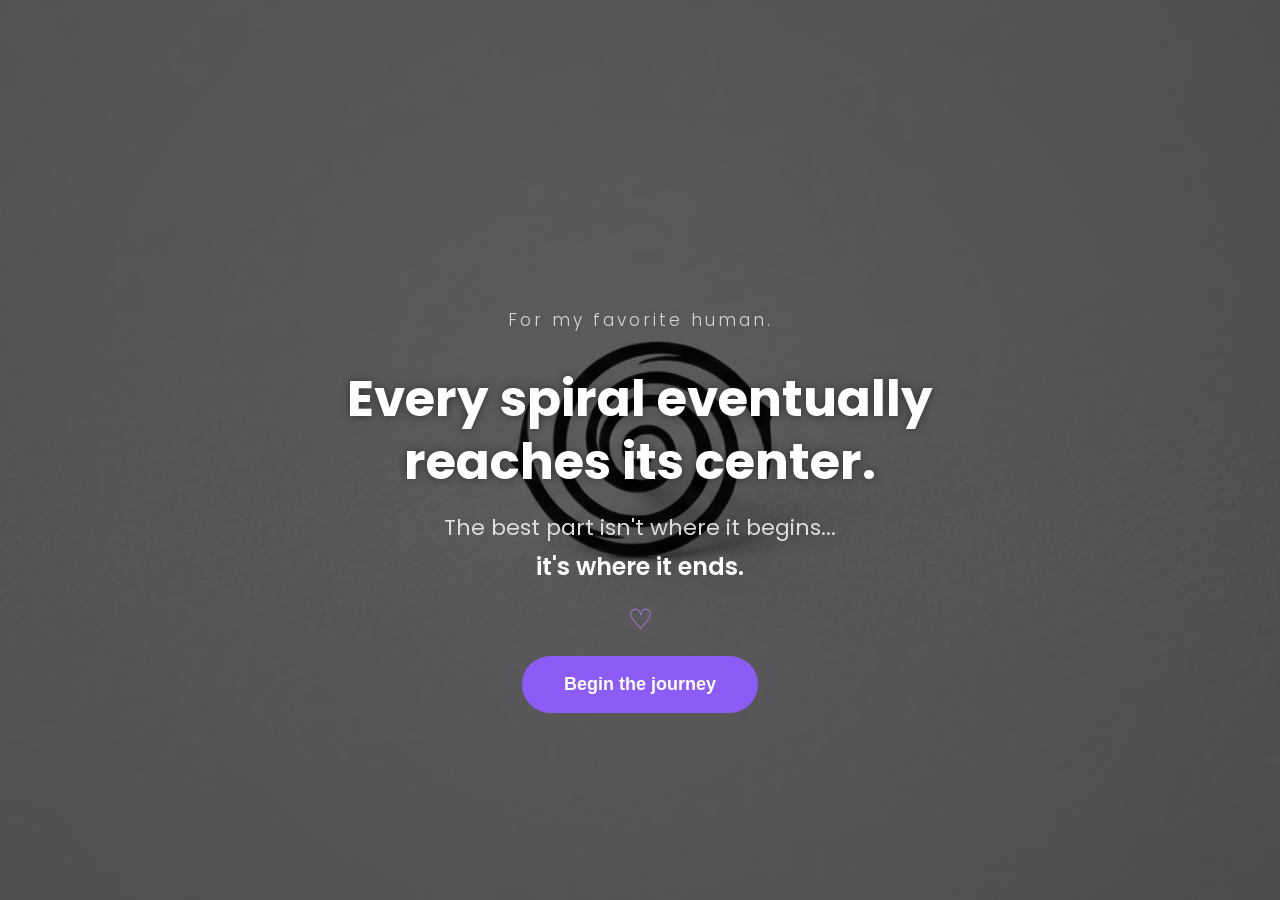
<file: index.html>
<!DOCTYPE html>
<html lang="en">

<head>

    <meta charset="UTF-8">
    <meta name="viewport" content="width=device-width, initial-scale=1.0">

    <title>For You 💜</title>

    <link rel="stylesheet" href="style.css">

</head>

<body>

    <div class="spiral"></div>
    <div class="overlay"></div>

    <div class="container">

        <p class="intro">For my favorite human.</p>

<h1>Every spiral eventually reaches its center.</h1>

<p class="line1">The best part isn't where it begins...</p>

<p class="line2">it's where it ends.</p>

<p class="heart">♡</p>

    
        <a href="findme.html">
    <button>Begin the journey</button>
</a>

    </div>

</body>

</html>
</file>
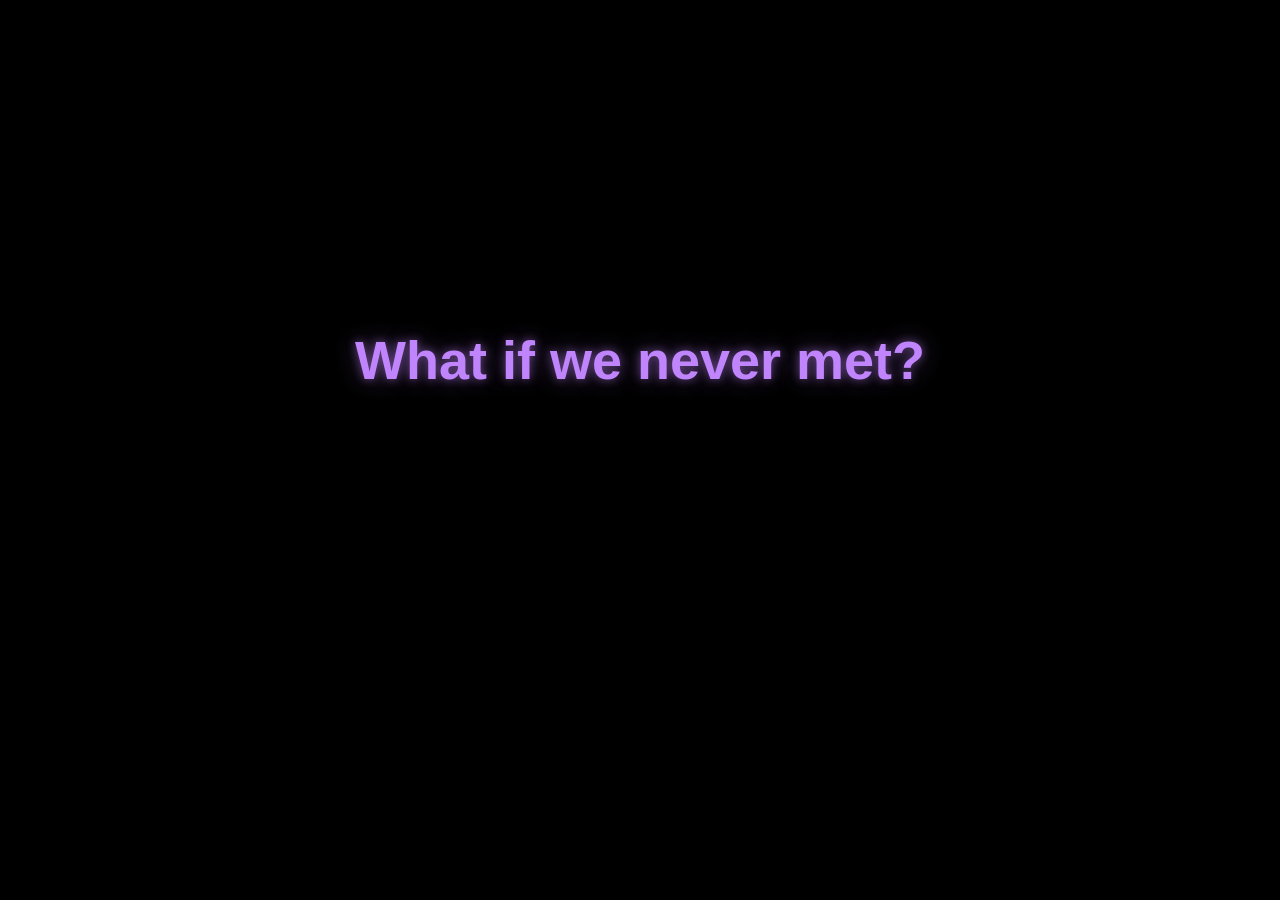
<file: alternate.html>
<!DOCTYPE html>
<html lang="en">

<head>

    <meta charset="UTF-8">

    <meta name="viewport" content="width=device-width, initial-scale=1.0">

    <title>Alternate Timeline</title>

    <link rel="stylesheet" href="alternate.css">

</head>

<body>

    <div id="main">

        <h1 id="title"></h1>

        <div id="status"></div>

        <div id="loadingSection" class="hidden">

            <p id="loadingText"></p>

            <div class="progressBar">

                <div id="progress"></div>

            </div>

        </div>

    </div>


    <div id="ending" class="hidden">

        <p class="endingText">

            <span id="line1"></span><br><br>

            <span id="line2"></span><br><br>

            <span id="line3"></span>

        </p>

        <a href="reasons.html">

            <button id="continueBtn">Click Click  →</button>

        </a>

    </div>

<script src="alternate.js"></script>

</body>

</html>
</file>
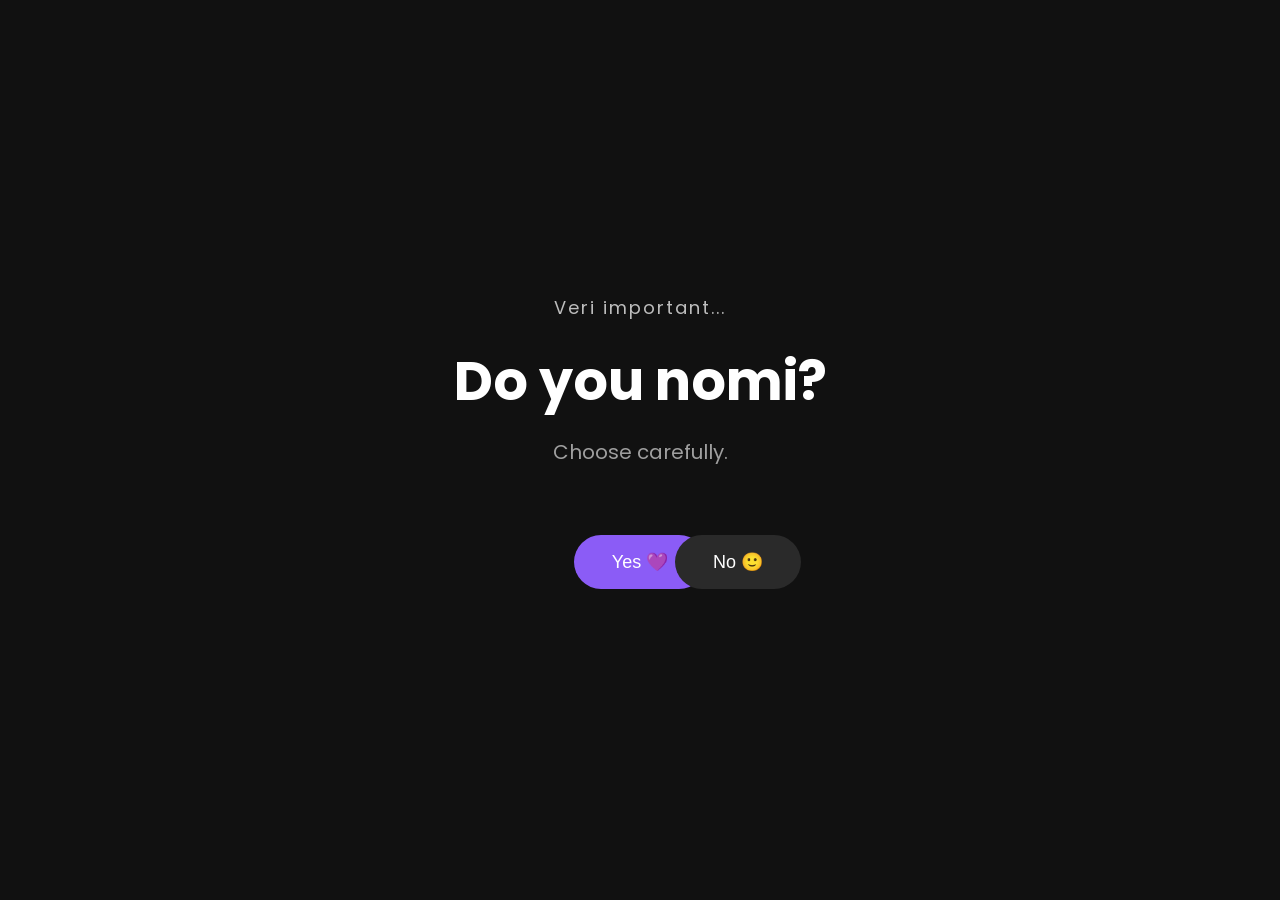
<file: choice.html>
<!DOCTYPE html>
<html lang="en">

<head>

    <meta charset="UTF-8">

    <meta name="viewport" content="width=device-width, initial-scale=1.0">

    <title>One Last Question 💜</title>

    <link rel="stylesheet" href="choice.css">

</head>

<body>

<div class="container">

    <p class="small">Veri important...</p>

    <h1 id="title">Do you nomi?</h1>

    <p id="subtitle">Choose carefully.</p>

    <div class="buttons" id="buttons">

        <button id="yesBtn">Yes 💜</button>

        <button id="noBtn">No 🙂</button>

    </div>

</div>

<div id="resultScreen">

    <h1 id="resultTitle"></h1>

    <p id="resultText"></p>

    <a href="final.html">

        <button id="continueBtn">Continue</button>

    </a>

</div>

<script src="choice.js"></script>

</body>

</html>
</file>
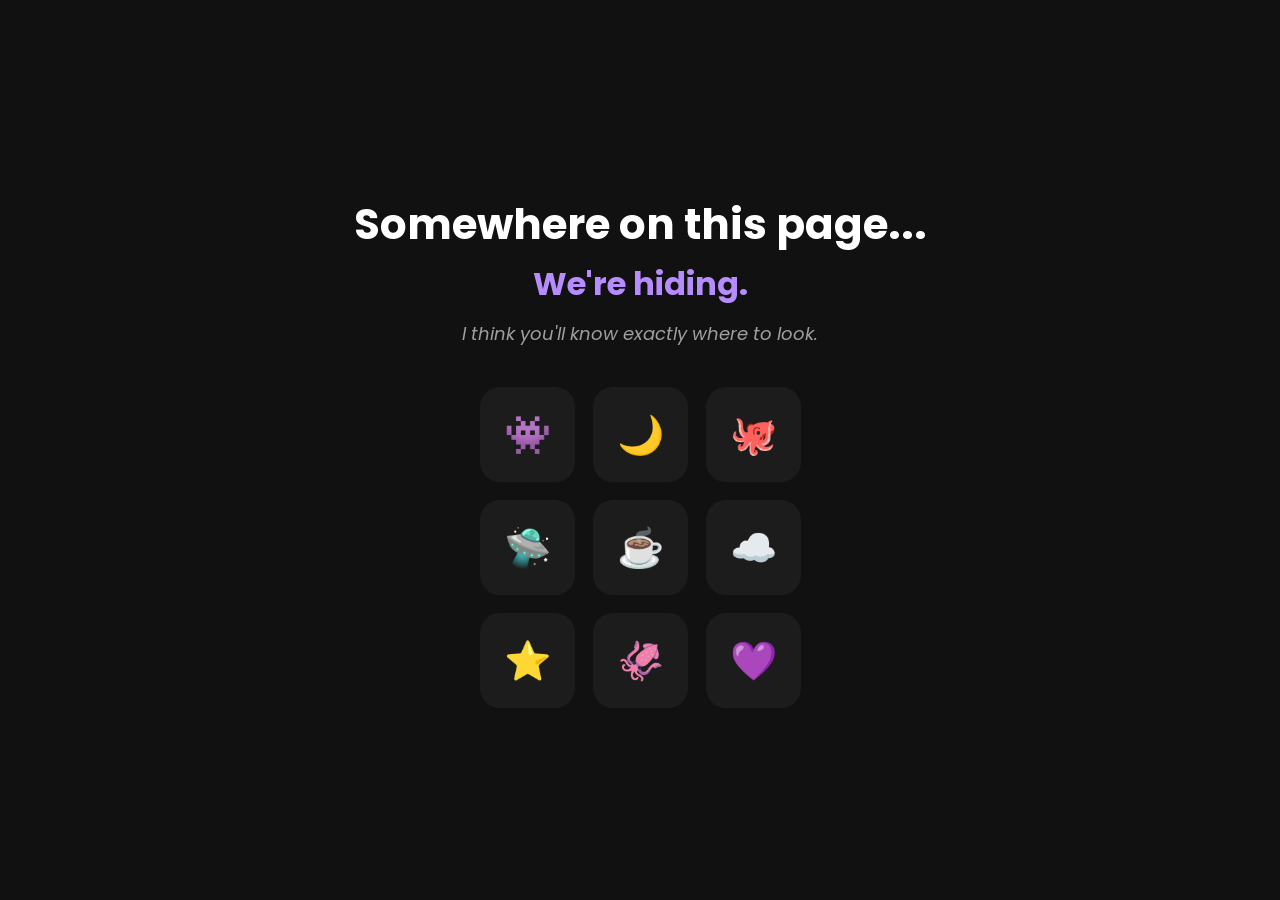
<file: findme.html>
<!DOCTYPE html>
<html lang="en">

<head>

<meta charset="UTF-8">
<meta name="viewport" content="width=device-width, initial-scale=1.0">

<title>Find Me 💜</title>

<link rel="stylesheet" href="findme.css">

</head>

<body>

<div class="container">



<h1>Somewhere on this page...</h1>

<h2>We're hiding.</h2>

<p class="hint">I think you'll know exactly where to look.</p>

<div class="grid">

<div class="item wrong">👾</div>
<div class="item wrong">🌙</div>
<div class="item wrong">🐙</div>

<div class="item wrong">🛸</div>
<div class="item wrong">☕</div>
<div class="item elf" id="elf">☁️</div>

<div class="item wrong">⭐</div>
<div class="item wrong">🦑</div>
<div class="item wrong">💜</div>

</div>

</div>

<div id="overlay">

<img src="images/Us.png" class="overlayPhoto">

<h1>You found us.</h1>

<p>I knew you would. 💜</p>

<a href="choice.html">
<button id="continueBtn">Continue</button>
</a>

</div>

<script src="findme.js"></script>

</body>

</html>
</file>
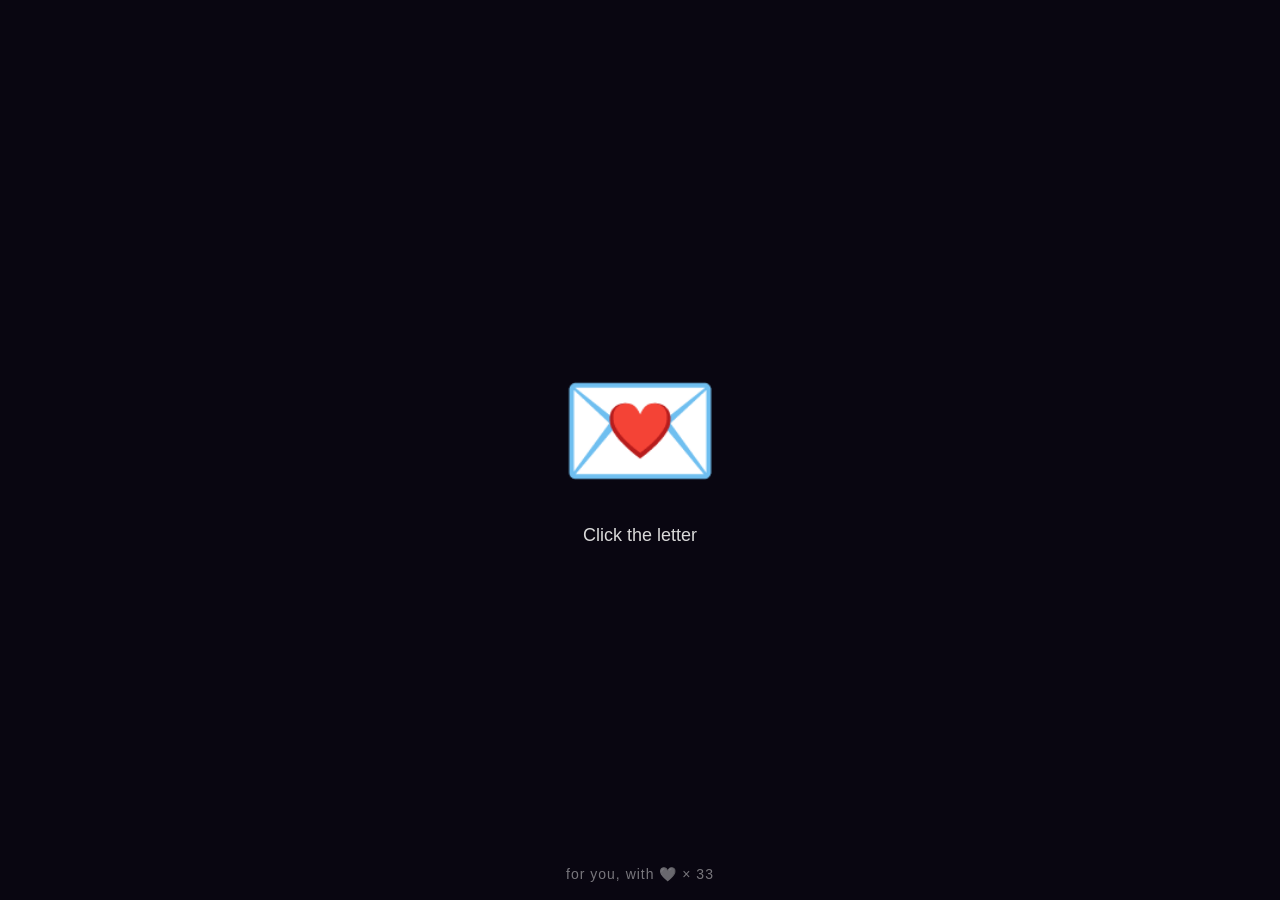
<file: last.html>
<!DOCTYPE html>
<html lang="en">

<head>

    <meta charset="UTF-8">
    <meta name="viewport" content="width=device-width, initial-scale=1.0">

    <title>Mission Complete 💜</title>

    <link rel="stylesheet" href="last.css">

</head>

<body>

<audio id="bgMusic" loop>
    <source src="music/PrettyLittleFears.m4a" type="audio/mp4">
</audio>
<div class="container">

    <!-- Envelope -->

    <div id="envelopeContainer">

        <div id="envelope">

            💌

        </div>

        <p class="clickText">
            Click the letter
        </p>

    </div>


    <!-- Letter -->

    <div id="letter" class="hidden">

        <div class="paper">

            <p id="letterText"></p>

        </div>

    </div>


    <!-- Small ending -->

    <div id="smallEnding" class="hidden">

        <p class="note">

            This website technically had no real ending because my favorite part is making new memories with you. 🤍

            <br><br>

            Hope you liked the journey.

        </p>

        <p id="psMessage"></p>

    </div>

</div>

<footer class="made-footer">
    for you, with 🤍 × 33
</footer>

<script src="last.js"></script>

</body>

</html>
</file>
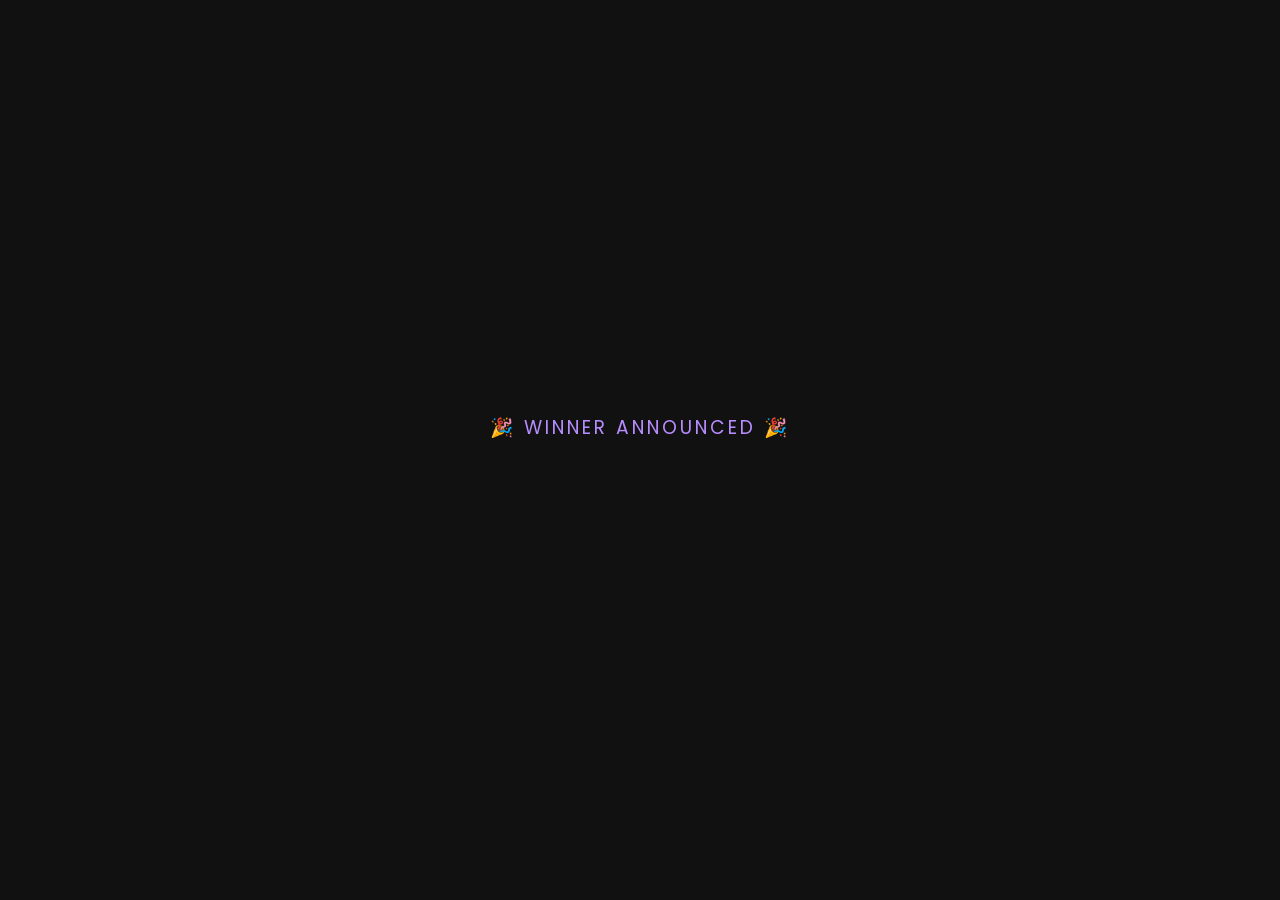
<file: prize.html>
<!DOCTYPE html>
<html lang="en">

<head>

    <meta charset="UTF-8">

    <meta name="viewport" content="width=device-width, initial-scale=1.0">

    <title>Your Prize 💜</title>

    <link rel="stylesheet" href="prize.css">

</head>

<body>

    <!-- WINNER SCREEN -->

    <div id="winnerScreen">

        <h3 class="topTitle">🎉 WINNER ANNOUNCED 🎉</h3>

        <h1 id="winnerName"></h1>

        <p id="winnerText"></p>

        <button id="claimBtn">Claim Prize 🎁</button>

    </div>



    <!-- SCRATCH SCREEN -->

    <div id="scratchScreen" class="hidden">

        <h2>Scratch here 👇</h2>

        <p class="small">Your prize is hiding underneath.</p>

        <div class="scratchContainer">

            <!-- Hidden prize -->

            <div id="prize">

                <div class="heart">❤️</div>

                <h1>MY HEART</h1>

                <p>:)</p>

            </div>

            <!-- Scratch Canvas -->

            <canvas id="scratchCanvas" width="420" height="220"></canvas>

        </div>

    </div>



    <!-- END SCREEN -->

    <div id="endScreen" class="hidden">

        <h1>Prize claimed successfully. ✓</h1>

        <p id="loadingText">Transferring ownership...</p>

        <div class="progressBar">

            <div id="progress"></div>

        </div>

        <p id="ownerText"></p>

        <a href="alternate.html">

            <button id="continueBtn">Continue →</button>

        </a>

    </div>

<script src="prize.js"></script>

</body>

</html>
</file>
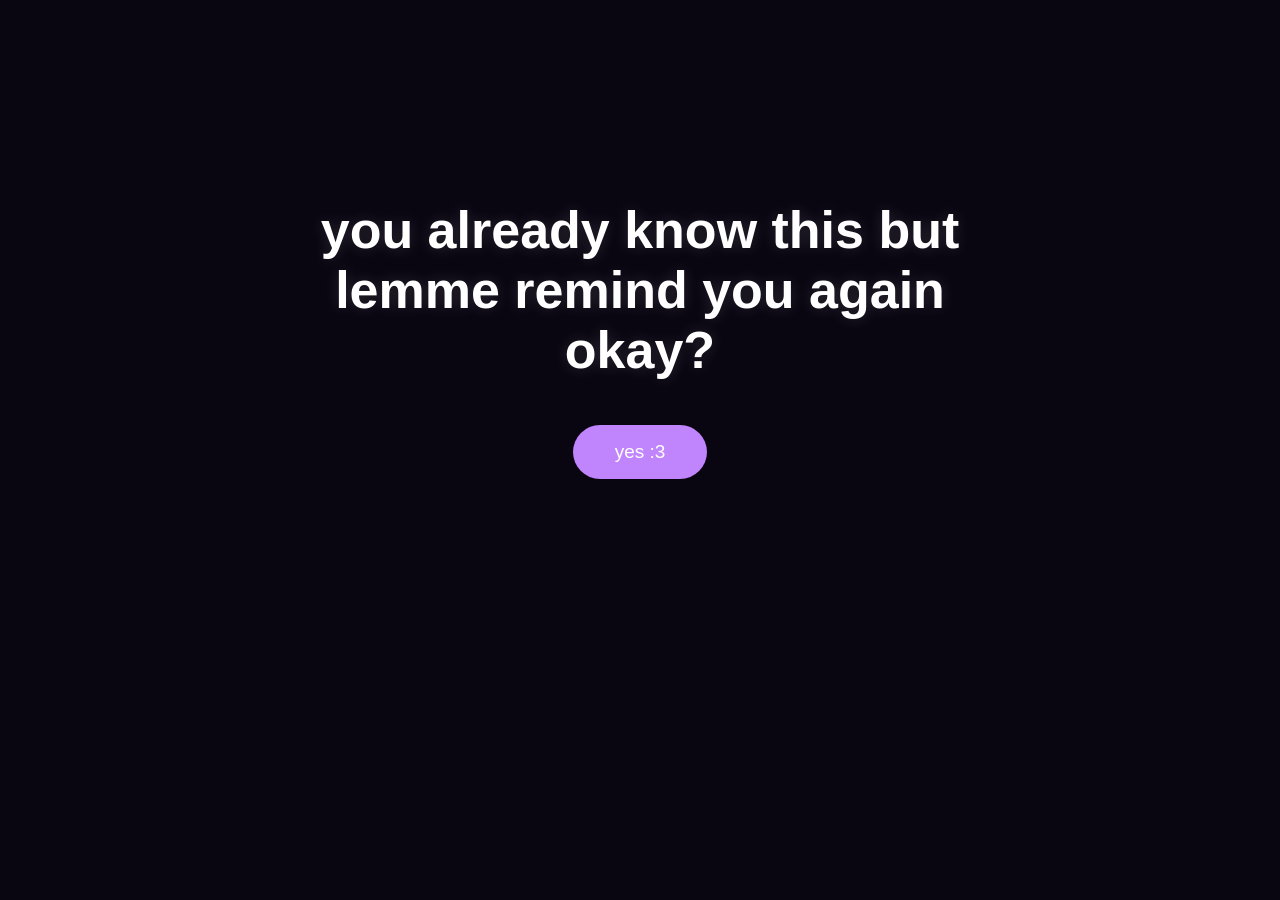
<file: promise.html>
<!DOCTYPE html>
<html lang="en">

<head>

    <meta charset="UTF-8">

    <meta name="viewport" content="width=device-width, initial-scale=1.0">

    <title>A Little Promise 🤍</title>

    <link rel="stylesheet" href="promise.css">

</head>

<body>

<div class="container">

    <div id="intro">

        <h1>you already know this but lemme remind you again okay?</h1>

        <button id="yesBtn">yes :3</button>

    </div>


  <div id="story" class="hidden">

    <p id="line"></p>

    <img
        id="funnySticker"
        src="images/funny.png"
        class="hidden"
    >

</div>


 



    <div id="ending" class="hidden">

        <h1 id="endingText"></h1>

      <button id="continueBtn">
    One last thing...
</button>

    </div>

</div>

<script src="promise.js"></script>

</body>

</html>
</file>
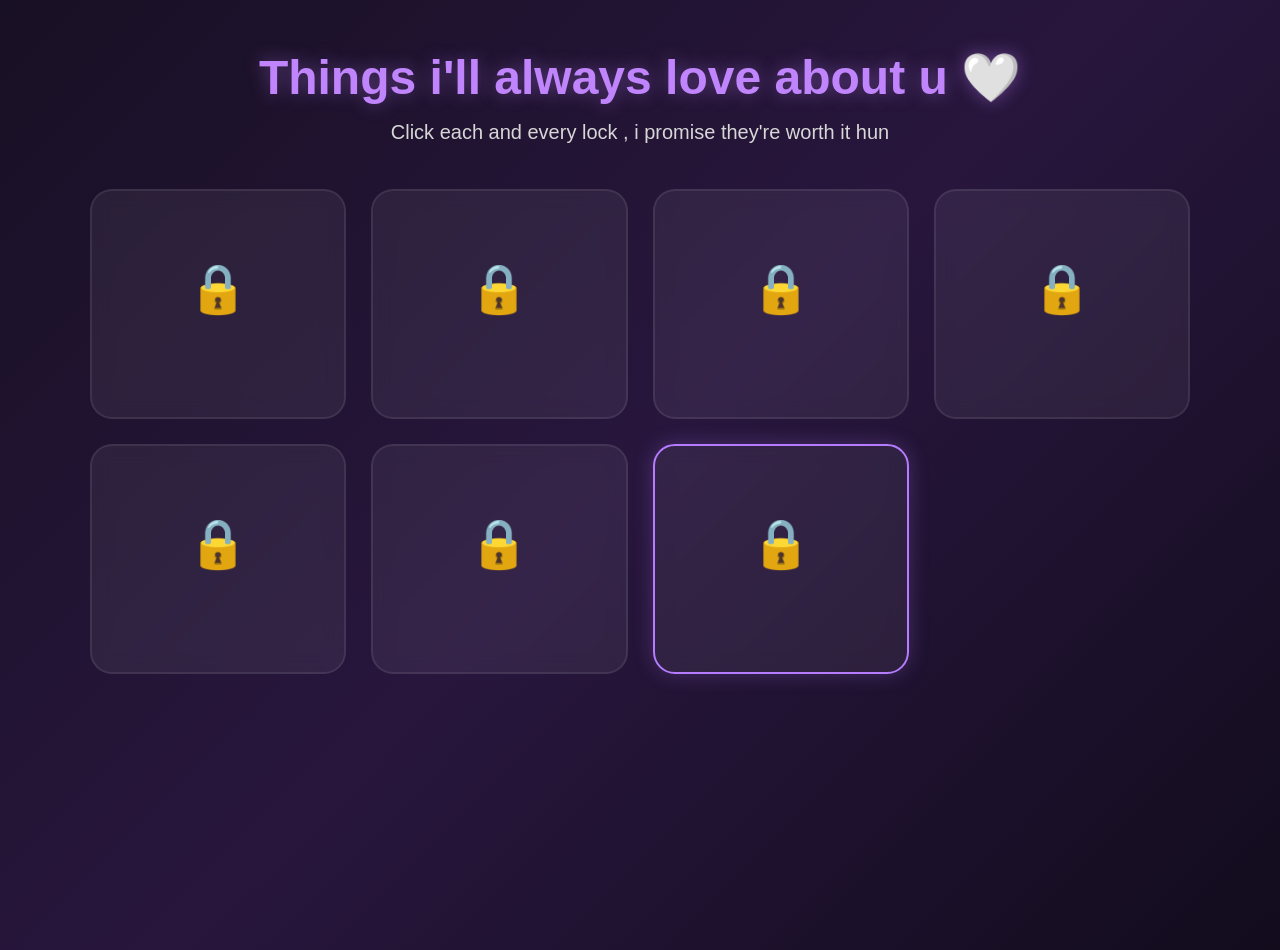
<file: reasons.html>
<!DOCTYPE html>
<html lang="en">

<head>

    <meta charset="UTF-8">

    <meta name="viewport" content="width=device-width, initial-scale=1.0">

    <title>Things I'll Always Love About You 💜</title>

    <link rel="stylesheet" href="reasons.css">

</head>

<body>

<div class="container">

    <h1>Things i'll always love about u 🤍</h1>

    <p class="subtitle">
        Click each and every lock , i promise they're worth it hun 
    </p>

    <div class="cards">

        <div class="card" data-card="1">
            <div class="lock">🔒</div>
            <h2></h2>
            <p></p>
        </div>

        <div class="card" data-card="2">
            <div class="lock">🔒</div>
            <h2></h2>
            <p></p>
        </div>

        <div class="card" data-card="3">
            <div class="lock">🔒</div>
            <h2></h2>
            <p></p>
        </div>

        <div class="card" data-card="4">
            <div class="lock">🔒</div>
            <h2></h2>
            <p></p>
        </div>

        <div class="card" data-card="5">
            <div class="lock">🔒</div>
            <h2></h2>
            <p></p>
        </div>

        <div class="card" data-card="6">
            <div class="lock">🔒</div>
            <h2></h2>
            <p></p>
        </div>

        <div class="card special" data-card="7">
            <div class="lock">🔒</div>
            <h2></h2>
            <p></p>
        </div>

<button id="cardsNextBtn">
    One last thing... 🤍
</button>

</div>

</div>


<!-- Final Card -->

<div id="finalScreen" class="hidden">

    <div id="finalCard">

        <h2 id="finalTitle"></h2>

        <p id="finalText"></p>

      <button id="continueBtn"
        onclick="location.href='promise.html'"
        style="display:none;">
    Click me
</button>

    </div>

</div>

<script src="reasons.js"></script>

</body>

</html>
</file>
<file: style.css>
@import url('https://fonts.googleapis.com/css2?family=Poppins:wght@300;400;600;700&display=swap');

*{
    margin:0;
    padding:0;
    box-sizing:border-box;
}

body{

    font-family:'Poppins',sans-serif;
    background:#000;
    overflow:hidden;
    height:100vh;

    display:flex;
    justify-content:center;
    align-items:center;

    position:relative;

}

/* Background */

.spiral{

    position:absolute;
    inset:0;

    background:url("images/spiral.png");
    background-size:cover;
    background-position:center;
    background-repeat:no-repeat;

    filter:brightness(.42);

    animation:spiralAppear 2s ease forwards;

}

.overlay{

    position:absolute;
    inset:0;

    background:
    radial-gradient(circle,
    rgba(40,40,40,.05),
    rgba(15,15,15,.18));

}

/* Content */

.container{

    position:relative;
    z-index:10;

    width:85%;
    max-width:900px;

    display:flex;
    flex-direction:column;
    justify-content:center;
    align-items:center;

    text-align:center;

    transform:translateY(60px);

}

/* Intro */

.intro{

    color:#d6d6d6;

    font-size:17px;

    letter-spacing:3px;

    margin-bottom:35px;

    font-weight:300;

    opacity:0;

    animation:fadeUp 1s forwards;

    animation-delay:.5s;

}

/* Title */

h1{

    color:white;

    font-size:50px;

    font-weight:700;

    line-height:1.25;

    max-width:760px;

    text-shadow:0 0 10px rgba(0,0,0,.45);

    opacity:0;

    animation:fadeUp 1.2s forwards;

    animation-delay:1.3s;

}

/* First sentence */

.line1{

    margin-top:18px;

    color:#dddddd;

    font-size:22px;

    opacity:0;

    animation:fadeUp 1s forwards;

    animation-delay:2.3s;

}

/* Second sentence */

.line2{

    margin-top:5px;

    color:white;

    font-size:24px;

    font-weight:600;

    opacity:0;

    animation:fadeUp 1s forwards;

    animation-delay:3.2s;

}

/* Heart */

.heart{

    margin-top:15px;

    margin-bottom:15px;

    font-size:28px;

    color:#c084fc;

    opacity:0;

    animation:fadeUp 1s forwards;

    animation-delay:3.8s;

}

/* Button */

button{

    padding:18px 42px;

    border:none;

    border-radius:999px;

    background:#8B5CF6;

    color:white;

    font-size:18px;

    font-weight:600;

    cursor:pointer;

    transition:.3s;

    opacity:0;

    animation:fadeUp 1s forwards;

    animation-delay:4.4s;

}

button:hover{

    background:#A855F7;

    transform:scale(1.06);

}

/* Animations */

@keyframes spiralAppear{

    from{

        opacity:0;
        transform:scale(1.05);

    }

    to{

        opacity:1;
        transform:scale(1);

    }

}

@keyframes fadeUp{

    from{

        opacity:0;
        transform:translateY(20px);

    }

    to{

        opacity:1;
        transform:translateY(0);

    }

}
</file>
<file: alternate.css>
*{
    margin:0;
    padding:0;
    box-sizing:border-box;
    font-family:Poppins,sans-serif;
}

body{

    background:#000;
    color:white;
    overflow:hidden;
    display:flex;
    justify-content:center;
    align-items:center;
    height:100vh;

}

#main,
#ending{

    width:90%;
    max-width:850px;
    text-align:center;
    transition:1.5s;

}

.hidden{

    display:none;

}

#title{

    font-size:54px;
    margin-bottom:60px;

    color:#c084fc;

    text-shadow:
        0 0 10px rgba(192,132,252,.5),
        0 0 25px rgba(192,132,252,.35);

}
#status{

    min-height:120px;
    font-size:34px;
    line-height:1.6;
    transition:.6s;

}

#loadingSection{

    margin-top:50px;

}

#loadingText{

    font-size:28px;
    margin-bottom:20px;

}

.progressBar{

    width:500px;
    max-width:100%;
    height:12px;
    margin:auto;
    background:#222;
    border-radius:30px;
    overflow:hidden;

}

#progress{

    width:0%;
    height:100%;
    background:white;
    transition:.2s;

}

/* ERROR */

.error{

    color:#ff0000 !important;

    text-shadow:
    0 0 10px #ff0000,
    0 0 20px #ff0000,
    0 0 40px #ff0000;

    font-weight:700;

}

/* ENDING */

.endingText{

    font-size:48px;
    line-height:1.8;

}

#line1,
#line2,
#line3{

    opacity:0;

}

#continueBtn{

    margin-top:70px;
    padding:15px 42px;
    border:none;
    border-radius:50px;
    background:white;
    color:black;
    font-size:18px;
    cursor:pointer;
    display:none;
    transition:.3s;

}

#continueBtn:hover{

    transform:scale(1.06);

}

/* ANIMATIONS */

.fadeIn{

    animation:fade .8s forwards;

}

@keyframes fade{

    from{

        opacity:0;
        transform:translateY(18px);

    }

    to{

        opacity:1;
        transform:translateY(0);

    }

}

.shake{

    animation:shake .4s infinite;

}

@keyframes shake{

    0%{transform:translate(3px,2px);}
    25%{transform:translate(-3px,-2px);}
    50%{transform:translate(2px,-3px);}
    75%{transform:translate(-2px,3px);}
    100%{transform:translate(3px,-2px);}

}
</file>
<file: choice.css>
@import url('https://fonts.googleapis.com/css2?family=Poppins:wght@300;400;600;700&display=swap');

*{
    margin:0;
    padding:0;
    box-sizing:border-box;
}

body{

    background:#111111;

    color:white;

    font-family:'Poppins',sans-serif;

    min-height:100vh;

    display:flex;

    justify-content:center;

    align-items:center;

    overflow:hidden;

}

.container{

    width:90%;

    max-width:700px;

    text-align:center;

    transition:.8s;

}

.small{

    color:#bdbdbd;

    font-size:18px;

    letter-spacing:2px;

    margin-bottom:20px;

}

#title{

    font-size:54px;

    margin-bottom:15px;

}

#subtitle{

    color:#9f9f9f;

    font-size:20px;

    margin-bottom:50px;

}

.buttons{

    display:flex;

    justify-content:center;

    align-items:center;

    gap:30px;

    position:relative;

    height:90px;

}

button{

    padding:16px 38px;

    border:none;

    border-radius:999px;

    font-size:18px;

    cursor:pointer;

    transition:.35s;

}

#yesBtn{

    background:#8B5CF6;

    color:white;

}

#yesBtn:hover{

    transform:scale(1.06);

    background:#A855F7;

}

#noBtn{

    background:#2a2a2a;

    color:white;

    position:absolute;

    left:55%;

}

#noBtn:hover{

    background:#3a3a3a;

}

/* Second screen */

#resultScreen{

    position:fixed;

    inset:0;

    display:flex;

    justify-content:center;

    align-items:center;

    flex-direction:column;

    background:#111111;

    opacity:0;

    pointer-events:none;

    transition:.8s;

}

#resultScreen.show{

    opacity:1;

    pointer-events:auto;

}

#resultTitle{

    font-size:58px;

    margin-bottom:20px;

}

#resultText{

    font-size:24px;

    color:#d8d8d8;

    margin-bottom:45px;

}

#continueBtn{

    background:#8B5CF6;

    color:white;

}

#continueBtn:hover{

    background:#A855F7;

    transform:scale(1.05);

}

.fadeOut{

    opacity:0;

    transform:scale(.96);

}

@keyframes pop{

    from{

        transform:scale(.8);

        opacity:0;

    }

    to{

        transform:scale(1);

        opacity:1;

    }

}
</file>
<file: findme.css>
@import url('https://fonts.googleapis.com/css2?family=Poppins:wght@300;400;600;700&display=swap');

*{
    margin:0;
    padding:0;
    box-sizing:border-box;
}

body{

    background:#111111;
    color:white;
    font-family:'Poppins',sans-serif;

    min-height:100vh;

    display:flex;
    justify-content:center;
    align-items:center;

    overflow:hidden;

}

/* ================= MAIN PAGE ================= */

.container{

    width:90%;
    max-width:700px;

    display:flex;
    flex-direction:column;
    justify-content:center;
    align-items:center;

    text-align:center;

    padding:45px 20px;

    transition:.7s;

}

.small{

    color:#bdbdbd;
    letter-spacing:2px;
    font-size:17px;

    margin-bottom:16px;

}

h1{

    font-size:42px;
    font-weight:700;

}

h2{

    color:#B68CFF;
    font-size:32px;

    margin-top:4px;

}

.hint{

    margin-top:12px;
    margin-bottom:40px;

    color:#9f9f9f;

    font-style:italic;

    font-size:18px;

}

/* ================= GRID ================= */

.grid{

    display:grid;

    grid-template-columns:repeat(3,95px);

    gap:18px;

}

.item{

    width:95px;
    height:95px;

    border-radius:20px;

    background:#1c1c1c;

    display:flex;
    justify-content:center;
    align-items:center;

    font-size:38px;

    cursor:pointer;

    transition:.45s;

    user-select:none;

}

.item:hover{

    background:#292929;

    transform:translateY(-4px) scale(1.05);

}

/* Flip animation */

.flip{

    transform:rotateY(180deg);

}

/* Blur */

.blur{

    filter:blur(10px);

    opacity:.25;

    pointer-events:none;

}

/* ================= OVERLAY ================= */

#overlay{

    position:fixed;

    inset:0;

    background:rgba(0,0,0,.70);

    backdrop-filter:blur(12px);

    display:flex;

    flex-direction:column;

    justify-content:center;

    align-items:center;

    opacity:0;

    pointer-events:none;

    transition:.7s;

}

#overlay.show{

    opacity:1;

    pointer-events:auto;

}

.overlayPhoto{

    width:210px;
    height:210px;

    object-fit:cover;

    border-radius:24px;

    border:4px solid #8B5CF6;

    margin-bottom:30px;

    box-shadow:0 0 40px rgba(139,92,246,.8);

    animation:photoAppear .8s ease;

}

#overlay h1{

    font-size:56px;

    margin-bottom:12px;

    text-shadow:0 0 18px rgba(139,92,246,.5);

}

#overlay p{

    color:#d4d4d4;

    font-size:22px;

    margin-bottom:35px;

}

#continueBtn{

    padding:16px 42px;

    border:none;

    border-radius:999px;

    background:#8B5CF6;

    color:white;

    font-size:18px;

    cursor:pointer;

    transition:.3s;

}

#continueBtn:hover{

    background:#A855F7;

    transform:scale(1.05);

}

/* ================= Animations ================= */

@keyframes photoAppear{

    from{

        opacity:0;
        transform:scale(.8);

    }

    to{

        opacity:1;
        transform:scale(1);

    }

}
</file>
<file: last.css>
*{
    margin:0;
    padding:0;
    box-sizing:border-box;
    font-family:Poppins,sans-serif;
}

body{

    background:#090611;

    overflow:hidden;

    color:white;

    min-height:100vh;

    display:flex;

    justify-content:center;

    align-items:center;

}

.container{

    width:100%;

    text-align:center;

    position:relative;

    padding:40px;

}


/* ------------------ */
/* ENVELOPE */
/* ------------------ */

#envelopeContainer{

    animation:drop 1.8s ease;

}

#envelope{

    font-size:130px;

    cursor:pointer;

    transition:.35s;

    user-select:none;

}

#envelope:hover{

    transform:scale(1.08) rotate(-4deg);

}

.clickText{

    margin-top:18px;

    font-size:18px;

    color:#d9d9d9;

}


/* ------------------ */
/* LETTER */
/* ------------------ */
.paper::before{

    content:"";

    position:absolute;

    inset:10px;

    border:1.5px dashed rgba(192,132,252,.6);

    border-radius:16px;

    pointer-events:none;

}
.paper{

    width:580px;

    max-width:88%;

    margin:auto;

    background:#ead8ff;

    color:#2d2542;

    padding:24px 30px;

    border-radius:22px;

    font-size:15px;

    line-height:1.28;

    box-shadow:
        0 0 0 2px rgba(255,255,255,.5),
        0 0 25px rgba(192,132,252,.45),
        0 18px 45px rgba(0,0,0,.35);

    border:2px solid rgba(255,255,255,.45);

    position:relative;

    animation:openLetter .8s ease;

}
.paper::after{

    content:"🤍";

    position:absolute;

    top:14px;

    right:18px;

    font-size:18px;

    opacity:.75;

}

#letterText{

    white-space:pre-line;

    text-align:left;

    font-size:15px;

    line-height:1.28;

}
/* ------------------ */
/* SMALL MESSAGE */
/* ------------------ */
#smallEnding p{

    font-size:14px;

    color:#e7e7e7;

    line-height:1.45;

    font-style:italic;

}

#smallEnding p{

    font-size:17px;

    color:#d7d7d7;

    line-height:1.8;

}


/* ------------------ */
/* FLOATING CLOUDS */
/* ------------------ */

.cloud{

    position:fixed;

    bottom:-60px;

    pointer-events:none;

    animation:float linear forwards;

    opacity:.9;

}


/* ------------------ */
/* HIDDEN */
/* ------------------ */

.hidden{

    display:none;

}
.signature{

    display:block;

    margin-top:18px;

    text-align:right;

    font-family:"Brush Script MT",cursive;

    font-size:24px;

    color:#8b5cf6;

}
.note{

    margin-top:18px;

    font-size:13px;

    color:#ececec;

    font-style:italic;

    line-height:1.4;

}
#psMessage{

    opacity:0;

    margin-top:18px;

    color:#ffffff;

    font-size:14px;

    font-style:italic;

    transition:opacity 1.5s ease;

}

#psMessage.show{

    opacity:1;

}
.made-footer{

    position:fixed;

    bottom:18px;

    left:50%;

    transform:translateX(-50%);

    font-size:14px;

    color:rgba(255,255,255,.45);

    letter-spacing:1px;

    user-select:none;

}


/* ------------------ */
/* ANIMATIONS */
/* ------------------ */

@keyframes drop{

    from{

        opacity:0;

        transform:translateY(-180px);

    }

    to{

        opacity:1;

        transform:translateY(0);

    }

}

@keyframes openLetter{

    from{

        opacity:0;

        transform:scale(.75);

    }

    to{

        opacity:1;

        transform:scale(1);

    }

}

@keyframes fadeIn{

    from{

        opacity:0;

        transform:translateY(20px);

    }

    to{

        opacity:1;

        transform:translateY(0);

    }

}

@keyframes float{

    from{

        transform:translateY(0);

        opacity:0;

    }

    15%{

        opacity:1;

    }

    to{

        transform:translateY(-120vh);

        opacity:0;

    }

}


/* ------------------ */
/* MOBILE */
/* ------------------ */

@media(max-width:700px){

    #envelope{

        font-size:90px;

    }

    .paper{

        padding:28px;

        font-size:18px;

    }

}
</file>
<file: prize.css>
@import url('https://fonts.googleapis.com/css2?family=Poppins:wght@300;400;600;700&display=swap');

*{
    margin:0;
    padding:0;
    box-sizing:border-box;
}

body{

    font-family:'Poppins',sans-serif;

    background:#111111;

    color:white;

    overflow:hidden;

    height:100vh;

    display:flex;

    justify-content:center;

    align-items:center;

}

.hidden{

    display:none;

}

#winnerScreen,
#scratchScreen,
#endScreen{

    width:90%;
    max-width:800px;

    text-align:center;

    animation:fade .8s ease;

}

.topTitle{

    color:#B68CFF;

    letter-spacing:3px;

    margin-bottom:35px;

    font-weight:400;

}

#winnerName{

    font-size:58px;

    margin-bottom:18px;

}

#winnerText{

    font-size:22px;

    color:#d0d0d0;

    margin-bottom:45px;

}

button{

    padding:17px 42px;

    border:none;

    border-radius:999px;

    background:#8B5CF6;

    color:white;

    font-size:18px;

    cursor:pointer;

    transition:.35s;

}

button:hover{

    background:#A855F7;

    transform:scale(1.05);

}

h2{

    font-size:42px;

    margin-bottom:12px;

}

.small{

    color:#bbbbbb;

    margin-bottom:35px;

}

.scratchContainer{

    position:relative;

    width:420px;

    height:220px;

    margin:auto;

}

#prize{

    position:absolute;

    inset:0;

    background:#191919;

    border-radius:20px;

    display:flex;

    flex-direction:column;

    justify-content:center;

    align-items:center;

    border:3px solid #8B5CF6;

    box-shadow:0 0 35px rgba(139,92,246,.4);

}

.heart{

    font-size:60px;

    margin-bottom:15px;

}

#prize h1{

    font-size:46px;

    color:#B68CFF;

}

#prize p{

    margin-top:12px;

    color:#ddd;

    font-size:22px;

}

#scratchCanvas{

    position:absolute;

    inset:0;

    border-radius:20px;

    cursor:crosshair;

}

.progressBar{

    width:420px;

    height:16px;

    background:#2a2a2a;

    border-radius:999px;

    margin:35px auto;

    overflow:hidden;

}

#progress{

    width:0%;

    height:100%;

    background:#8B5CF6;

    transition:.3s;

}

#loadingText{

    font-size:22px;

    margin-top:30px;

}

#ownerText{

    font-size:26px;

    margin:35px 0;

    color:#B68CFF;

}

#continueBtn{

    display:none;

}

@keyframes fade{

    from{

        opacity:0;
        transform:translateY(20px);

    }

    to{

        opacity:1;
        transform:translateY(0);

    }

}
</file>
<file: promise.css>
*{
    margin:0;
    padding:0;
    box-sizing:border-box;
    font-family:Poppins,sans-serif;
}

body{

    background:#090611;
    color:white;
    min-height:100vh;

    display:flex;
    justify-content:center;
    align-items:center;

    overflow:hidden;

}

.container{

    width:90%;
    max-width:850px;

    text-align:center;

    padding:40px;

}

h1{

    font-size:52px;

    color:#ffffff;

    text-shadow:0 0 15px rgba(255,255,255,.15);

}

p{

    font-size:28px;

    line-height:1.7;

}

button{

    margin-top:45px;

    padding:16px 42px;

    border:none;

    border-radius:999px;

    cursor:pointer;

    background:#c084fc;

    color:white;

    font-size:19px;

    transition:.35s;

}

button:hover{

    transform:scale(1.06);

    box-shadow:0 0 20px rgba(192,132,252,.45);

}

.hidden{

    display:none;

}

/* Story */

#line{

    font-size:42px;

    margin-bottom:25px;

    opacity:0;

    animation:fade .8s forwards;

}
#story{
    display:flex;
    flex-direction:column;
    align-items:center;
    justify-content:center;
}

/* Heart */

#heart{

    font-size:120px;

    cursor:pointer;

    animation:pulse 1.4s infinite;

}

#heartSection p{

    margin-top:20px;

    color:#d8d8d8;

    font-size:20px;

}

/* Ending */

#endingText{

    min-height:150px;

}

/* Floating stars */

.star{

    position:fixed;

    bottom:-30px;

    pointer-events:none;

    animation:float linear forwards;

}
#storyNextBtn{
    margin-top:40px;
    padding:14px 34px;
    border:none;
    border-radius:40px;
    background:#cfa8ff;
    color:white;
    font-size:1rem;
    cursor:pointer;
    box-shadow:0 8px 25px rgba(170,120,255,.35);
    transition:.3s;
}

#storyNextBtn:hover{
    transform:translateY(-3px);
    background:#b985ff;
}
#storyNextBtn{
       margin-top:15px;
    padding:14px 30px;
    border:none;
    border-radius:30px;
    background:#caa6ff;
    color:white;
    font-size:1rem;
    cursor:pointer;
    box-shadow:0 8px 20px rgba(0,0,0,.15);
    transition:.3s;
}

#storyNextBtn:hover{
    transform:translateY(-3px);
    background:#b98df5;
}
#storyNextBtn{

    margin-top:35px;

    padding:14px 34px;

    border:none;

    border-radius:35px;

    background:#c084fc;

    color:white;

    font-size:18px;

    cursor:pointer;

    transition:.3s;

    box-shadow:0 8px 25px rgba(192,132,252,.35);

}

#storyNextBtn:hover{

    transform:translateY(-3px) scale(1.03);

    background:#b16df6;

}
#funnySticker{

    width:190px;

    display:block;

    margin:25px auto 0;

    opacity:0;

    transform:scale(.4);

    transition:.45s;

}

#funnySticker.show{

    opacity:1;

    transform:scale(1);

}
/* Animations */

@keyframes fade{

    from{

        opacity:0;
        transform:translateY(20px);

    }

    to{

        opacity:1;
        transform:translateY(0);

    }

}

@keyframes pulse{

    0%{

        transform:scale(1);

    }

    50%{

        transform:scale(1.13);

    }

    100%{

        transform:scale(1);

    }

}

@keyframes float{

    from{

        transform:translateY(0);
        opacity:0;

    }

    20%{

        opacity:1;

    }

    to{

        transform:translateY(-120vh);
        opacity:0;

    }

}

/* Mobile */

@media(max-width:700px){

    h1{

        font-size:36px;

    }

    #line{

        font-size:28px;

    }

}
</file>
<file: reasons.css>
*{
    margin:0;
    padding:0;
    box-sizing:border-box;
    font-family:Poppins,sans-serif;
}

body{

    background:linear-gradient(135deg,#181024,#28163d,#120c1d);
    color:white;
    min-height:100vh;
    overflow:hidden;

}

.container{

    width:90%;
    max-width:1100px;
    margin:50px auto;
    text-align:center;
    transition:1s;

}

h1{

    font-size:48px;
    color:#c084fc;
    margin-bottom:15px;
    text-shadow:0 0 18px rgba(192,132,252,.4);

}

.subtitle{

    color:#d7d7d7;
    font-size:20px;
    margin-bottom:45px;

}

.cards{

    display:grid;
    grid-template-columns:repeat(4,1fr);
    gap:25px;

}

.card{

    background:#ffffff10;
    backdrop-filter:blur(10px);

    border:2px solid rgba(255,255,255,.08);

    border-radius:22px;

    padding:28px;

    height:230px;

    cursor:pointer;

    transition:.35s;

    display:flex;

    flex-direction:column;

    justify-content:center;

    align-items:center;

}

.card:hover{

    transform:translateY(-8px) scale(1.03);

}

.lock{

    font-size:48px;

    transition:.4s;

}

.card h2{

    margin-top:18px;

    margin-bottom:12px;

    font-size:25px;

}

.card p{

    line-height:1.6;

    color:#f2f2f2;

    display:none;

}

.open{

    animation:pop .45s;

}

.special{

    border:2px solid #b57cff;

    box-shadow:0 0 20px rgba(181,124,255,.25);

}

/* FINAL SCREEN */

#finalScreen{

    position:fixed;

    inset:0;

    display:flex;

    justify-content:center;

    align-items:center;

    background:rgba(0,0,0,.92);

    backdrop-filter:blur(8px);

    opacity:0;

    pointer-events:none;

    transition:1s;

}

#finalScreen.show{

    opacity:1;

    pointer-events:auto;

}

#finalCard{

    width:700px;

    max-width:90%;

    background:#24153d;

    border-radius:28px;

    padding:60px;

    border:2px solid #b57cff;

    box-shadow:
        0 0 35px rgba(181,124,255,.45);

}

#finalTitle{

    font-size:42px;

    color:#d8b4fe;

    margin-bottom:25px;

}

#finalText{

    font-size:24px;

    line-height:1.8;

    min-height:150px;

}

#continueBtn{

    display:none;

    margin-top:40px;

    padding:15px 38px;

    border:none;

    border-radius:40px;

    background:#c084fc;

    color:white;

    cursor:pointer;

    font-size:18px;

    transition:.3s;

}

#continueBtn:hover{

    transform:scale(1.05);

}

/* FLOATING STARS */

.star{

    position:fixed;

    color:white;

    font-size:18px;

    pointer-events:none;

    animation:floatStar linear forwards;

}
#cardsNextBtn{

    display:none;

    width:100%;
    height:230px;

    border:none;
    border-radius:22px;

    background:linear-gradient(135deg,#b990ff,#9f6eff);

    color:white;

    font-size:22px;
    font-weight:600;

    cursor:pointer;

    transition:.35s;

    box-shadow:0 0 20px rgba(181,124,255,.35);

}

#cardsNextBtn:hover{

    transform:translateY(-8px) scale(1.03);

    background:#a875ff;

    box-shadow:0 0 30px rgba(181,124,255,.55);

}
@keyframes floatStar{

    from{

        transform:translateY(0);
        opacity:0;

    }

    20%{

        opacity:1;

    }

    to{

        transform:translateY(-120vh);
        opacity:0;

    }

}

.hidden{

    display:none;

}

@keyframes pop{

    0%{

        transform:scale(.6);

    }

    60%{

        transform:scale(1.12);

    }

    100%{

        transform:scale(1);

    }

}

/* MOBILE */

@media(max-width:900px){

    .cards{

        grid-template-columns:repeat(2,1fr);

    }

}

@media(max-width:600px){

    .cards{

        grid-template-columns:1fr;

    }

}
</file>
